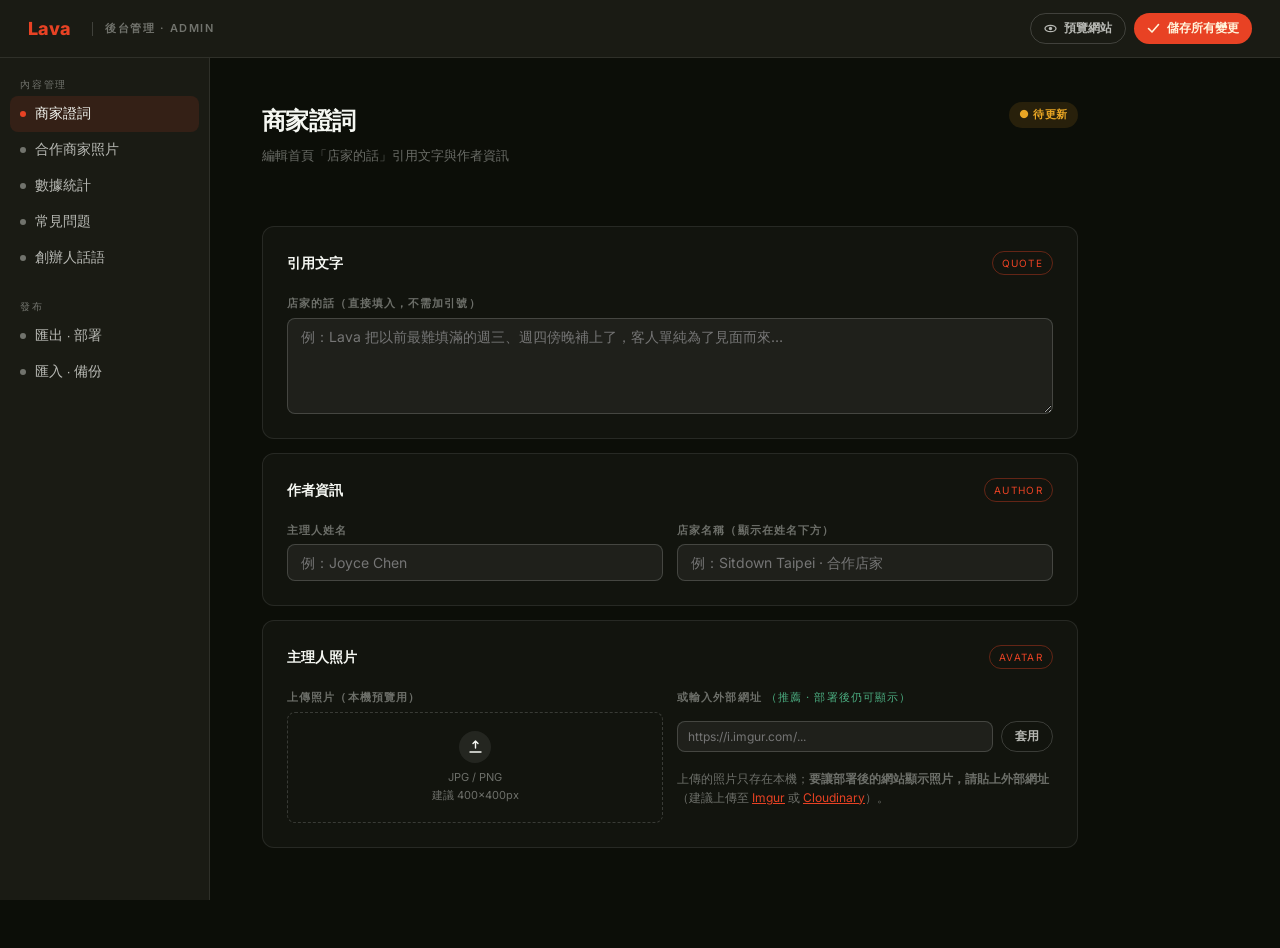
<file: admin.html>
<!doctype html>
<html lang="zh-Hant">
<head>
<meta charset="utf-8">
<title>Lava 後台管理 · Admin</title>
<link rel="icon" href="./logo-black-stacked.png" type="image/png">
<link rel="apple-touch-icon" href="./logo-black-stacked.png">
<meta name="viewport" content="width=device-width, initial-scale=1">
<link rel="preconnect" href="https://fonts.googleapis.com">
<link rel="preconnect" href="https://fonts.gstatic.com" crossorigin>
<link href="https://fonts.googleapis.com/css2?family=Inter:wght@300..900&display=swap" rel="stylesheet">

<style>
*, *::before, *::after { box-sizing: border-box; }

:root {
  --bg-deep:    #0C0E08;
  --bg-olive:   #1A1B14;
  --bg-surface: #242520;
  --bg-input:   rgba(255,255,255,0.055);
  --fg:         #F5F7F2;
  --fg-2:       rgba(245,247,242,0.72);
  --fg-3:       rgba(245,247,242,0.40);
  --accent:     #E84224;
  --accent-h:   #c83218;
  --line:       rgba(255,255,255,0.09);
  --line-b:     rgba(255,255,255,0.17);
  --ok:         #4CAF82;
  --warn:       #E8A524;
  --err:        #FF6C64;
  --r:          12px;
  --r-sm:       8px;
}

body {
  margin: 0;
  background: var(--bg-deep);
  color: var(--fg);
  font-family: "Inter", system-ui, sans-serif;
  font-size: 14px;
  line-height: 1.6;
  -webkit-font-smoothing: antialiased;
}

.shell { display: flex; flex-direction: column; min-height: 100vh; }

.topbar {
  position: sticky; top: 0; z-index: 100;
  display: flex; align-items: center; justify-content: space-between;
  padding: 0 28px; height: 58px;
  background: var(--bg-olive);
  border-bottom: 1px solid var(--line);
}
.tb-brand { display: flex; align-items: center; gap: 12px; font-weight: 600; font-size: 15px; }
.tb-sep  { width: 1px; height: 14px; background: var(--line-b); }
.tb-label { color: var(--fg-3); font-size: 11px; letter-spacing: 0.14em; text-transform: uppercase; }
.tb-actions { display: flex; gap: 8px; }

.layout { display: flex; flex: 1; }

.sidebar {
  width: 210px; flex-shrink: 0;
  background: var(--bg-olive);
  border-right: 1px solid var(--line);
  padding: 18px 10px;
  position: sticky; top: 58px;
  height: calc(100vh - 58px);
  overflow-y: auto;
}
.sg-label {
  font-size: 10px; letter-spacing: 0.18em;
  text-transform: uppercase; color: var(--fg-3);
  padding: 0 10px; margin-bottom: 4px; display: block;
}
.sg { margin-bottom: 22px; }
.ni {
  display: flex; align-items: center; gap: 9px;
  padding: 9px 10px; border-radius: var(--r-sm);
  color: var(--fg-2); text-decoration: none;
  font-size: 13.5px; font-weight: 450;
  cursor: pointer; transition: background .14s, color .14s;
  border: none; background: none; width: 100%; text-align: left;
}
.ni:hover { background: rgba(255,255,255,.05); color: var(--fg); }
.ni.active { background: rgba(232,66,36,.12); color: var(--fg); }
.ni-dot {
  width: 6px; height: 6px; border-radius: 50%;
  background: var(--fg-3); flex-shrink: 0;
  transition: background .14s;
}
.ni.active .ni-dot { background: var(--accent); }

.content { flex: 1; overflow-y: auto; padding: 44px 52px; max-width: 920px; }

.sec { margin-bottom: 56px; }
.sec-head { display: flex; align-items: flex-start; justify-content: space-between; margin-bottom: 28px; }
.page-title { font-size: 24px; font-weight: 700; letter-spacing: -.022em; }
.page-sub { font-size: 13px; color: var(--fg-3); margin-top: 5px; margin-bottom: 32px; }

.card {
  background: rgba(255,255,255,.028);
  border: 1px solid var(--line);
  border-radius: var(--r);
  padding: 24px;
}
.card + .card { margin-top: 14px; }
.card-head { display: flex; align-items: center; justify-content: space-between; margin-bottom: 20px; }
.card-title { font-size: 14px; font-weight: 600; }
.card-tag {
  font-size: 10px; letter-spacing: .13em; text-transform: uppercase;
  color: var(--accent); padding: 3px 9px;
  border: 1px solid rgba(232,66,36,.38); border-radius: 999px;
}

.fg   { display: grid; grid-template-columns: 1fr 1fr; gap: 14px; }
.fg-1 { grid-template-columns: 1fr; }
.fg-3 { grid-template-columns: 1fr 1fr 1fr; }
.field { display: flex; flex-direction: column; gap: 5px; }
.field.sp2 { grid-column: span 2; }
.field.spf { grid-column: 1 / -1; }

label, .lbl {
  font-size: 11px; font-weight: 700; letter-spacing: .1em;
  text-transform: uppercase; color: var(--fg-3);
}
input[type="text"],
input[type="url"],
input[type="number"],
select, textarea {
  background: var(--bg-input);
  border: 1px solid var(--line-b);
  border-radius: var(--r-sm);
  color: var(--fg); font-family: inherit; font-size: 14px;
  padding: 9px 13px; outline: none;
  transition: border-color .15s, background .15s; width: 100%;
}
input:focus, select:focus, textarea:focus {
  border-color: rgba(232,66,36,.55);
  background: rgba(255,255,255,.08);
}
textarea { resize: vertical; min-height: 96px; }
select option { background: #1a1b14; }
input[type="file"] { display: none; }

.btn {
  display: inline-flex; align-items: center; gap: 7px;
  padding: 9px 18px; border-radius: 999px;
  font-family: inherit; font-size: 13px; font-weight: 600;
  cursor: pointer; border: none; transition: all .14s; white-space: nowrap;
}
.btn-p   { background: var(--accent); color: #FFF5DC; }
.btn-p:hover { background: var(--accent-h); }
.btn-p:active { transform: scale(.97); }
.btn-g   { background: transparent; border: 1px solid var(--line-b); color: var(--fg-2); }
.btn-g:hover { background: rgba(255,255,255,.06); color: var(--fg); border-color: rgba(255,255,255,.28); }
.btn-d   { color: var(--err); border-color: rgba(255,108,100,.36); }
.btn-d:hover { background: rgba(255,108,100,.08); }
.btn-sm  { padding: 6px 13px; font-size: 12px; }
.btn-xs  { padding: 4px 10px; font-size: 11px; }
.btn-lg  { padding: 13px 28px; font-size: 15px; }

.upload-area {
  border: 1.5px dashed var(--line-b);
  border-radius: var(--r-sm); padding: 18px;
  display: flex; flex-direction: column;
  align-items: center; justify-content: center; gap: 7px;
  cursor: pointer; transition: all .18s; min-height: 84px;
  text-align: center; position: relative; overflow: hidden;
}
.upload-area:hover { border-color: var(--accent); background: rgba(232,66,36,.04); }
.upload-area.filled { border-style: solid; border-color: rgba(255,255,255,.2); padding: 0; }
.upload-area.filled:hover .ua-overlay { opacity: 1; }
.ua-icon {
  width: 32px; height: 32px; border-radius: 50%;
  background: rgba(255,255,255,.08);
  display: flex; align-items: center; justify-content: center;
}
.ua-text { font-size: 11px; color: var(--fg-3); }
.ua-img  { width: 100%; height: 100%; object-fit: cover; display: block; border-radius: var(--r-sm); }
.ua-overlay {
  position: absolute; inset: 0;
  background: rgba(0,0,0,.62);
  display: flex; align-items: center; justify-content: center; gap: 10px;
  opacity: 0; transition: opacity .18s; border-radius: var(--r-sm);
}

.url-row { display: flex; gap: 8px; margin-top: 8px; }
.url-row input { flex: 1; font-size: 12px; padding: 7px 10px; }

.toggle-row { display: flex; align-items: center; gap: 14px; padding: 12px 0; }
.ts { position: relative; width: 42px; height: 23px; flex-shrink: 0; }
.ts input { opacity: 0; width: 0; height: 0; position: absolute; }
.ts-sl {
  position: absolute; inset: 0; border-radius: 999px;
  background: rgba(255,255,255,.12); cursor: pointer; transition: background .18s;
}
.ts-sl::before {
  content: ""; position: absolute;
  width: 17px; height: 17px; left: 3px; top: 3px;
  background: white; border-radius: 50%; transition: transform .18s;
}
.ts input:checked + .ts-sl { background: var(--accent); }
.ts input:checked + .ts-sl::before { transform: translateX(19px); }
.toggle-info .tl { font-size: 14px; font-weight: 500; }
.toggle-info .td { font-size: 12px; color: var(--fg-3); margin-top: 2px; }

.pc {
  border: 1px solid var(--line);
  border-radius: var(--r);
  padding: 18px;
  display: grid; grid-template-columns: 150px 1fr; gap: 18px;
}
.pc + .pc { margin-top: 12px; }
.pc-photo-col { display: flex; flex-direction: column; gap: 8px; }
.pc-photo-wrap { aspect-ratio: 4/3; border-radius: var(--r-sm); overflow: hidden; }
.pc-info-col { display: flex; flex-direction: column; gap: 11px; }
.pc-header { display: flex; align-items: center; justify-content: space-between; }
.pc-no { font-size: 10px; letter-spacing: .14em; text-transform: uppercase; color: var(--fg-3); }

.badge {
  display: inline-flex; align-items: center; gap: 5px;
  padding: 4px 10px; border-radius: 999px;
  font-size: 11px; font-weight: 600; letter-spacing: .06em;
}
.badge-warn { background: rgba(232,165,36,.12); color: var(--warn); }
.badge-ok   { background: rgba(76,175,130,.12);  color: var(--ok);  }
.badge-part { background: rgba(232,66,36,.10);    color: var(--accent); }

.toast-wrap {
  position: fixed; bottom: 24px; right: 24px;
  display: flex; flex-direction: column; gap: 9px; z-index: 9999;
}
.toast {
  display: flex; align-items: center; gap: 9px;
  padding: 11px 18px; border-radius: 10px;
  background: var(--bg-olive); border: 1px solid var(--line-b);
  font-size: 13.5px; box-shadow: 0 8px 28px rgba(0,0,0,.55);
  animation: ti .2s ease-out;
}
.toast.ok  { border-color: rgba(76,175,130,.45); }
.toast.err { border-color: rgba(255,108,100,.45); }
@keyframes ti { from { opacity:0; transform: translateY(10px) scale(.96); } to { opacity:1; transform: none; } }
.t-dot { width: 7px; height: 7px; border-radius: 50%; flex-shrink: 0; }
.toast.ok  .t-dot { background: var(--ok); }
.toast.err .t-dot { background: var(--err); }

.exp-box {
  font-family: "JetBrains Mono","Courier New",monospace;
  font-size: 12px; min-height: 140px;
  background: rgba(0,0,0,.28); color: var(--fg-2);
}

/* Deploy steps */
.deploy-steps { display: flex; flex-direction: column; gap: 0; }
.deploy-step {
  display: flex; gap: 18px; padding: 20px 0;
  border-bottom: 1px solid var(--line);
}
.deploy-step:last-child { border-bottom: none; }
.step-no {
  width: 32px; height: 32px; border-radius: 50%;
  background: rgba(232,66,36,.14); color: var(--accent);
  display: flex; align-items: center; justify-content: center;
  font-size: 13px; font-weight: 700; flex-shrink: 0; margin-top: 2px;
}
.step-body { flex: 1; }
.step-title { font-size: 14px; font-weight: 600; margin-bottom: 6px; }
.step-desc { font-size: 13px; color: var(--fg-3); line-height: 1.65; }
.step-desc code {
  background: rgba(255,255,255,.08);
  border-radius: 4px; padding: 1px 6px;
  font-family: "JetBrains Mono","Courier New",monospace;
  font-size: 12px;
}
.step-desc a { color: var(--accent); }

.deploy-box {
  background: rgba(232,66,36,.06);
  border: 1px solid rgba(232,66,36,.28);
  border-radius: var(--r);
  padding: 24px;
  display: flex; align-items: center; gap: 20px;
}
.deploy-box-icon {
  width: 48px; height: 48px; border-radius: 50%;
  background: rgba(232,66,36,.14); color: var(--accent);
  display: flex; align-items: center; justify-content: center;
  flex-shrink: 0;
}

.row { display: flex; gap: 10px; align-items: center; }
.mt12 { margin-top: 12px; }
.mt16 { margin-top: 16px; }
.mt20 { margin-top: 20px; }
.helper { font-size: 12px; color: var(--fg-3); line-height: 1.55; }
hr.rule { border: none; border-top: 1px solid var(--line); margin: 20px 0; }
::-webkit-scrollbar { width: 5px; }
::-webkit-scrollbar-track { background: transparent; }
::-webkit-scrollbar-thumb { background: var(--line-b); border-radius: 9px; }
</style>
</head>
<body>

<div class="shell">

<!-- TOPBAR -->
<header class="topbar">
  <div class="tb-brand">
    <svg width="52" height="20" viewBox="0 0 52 20" fill="none">
      <text x="0" y="16" font-family="Inter,sans-serif" font-weight="800" font-size="18" fill="#E84224">Lava</text>
    </svg>
    <div class="tb-sep"></div>
    <span class="tb-label">後台管理 · Admin</span>
  </div>
  <div class="tb-actions">
    <button class="btn btn-g btn-sm" onclick="openPreview()">
      <svg width="13" height="13" viewBox="0 0 13 13" fill="none"><ellipse cx="6.5" cy="6.5" rx="5.5" ry="3.2" stroke="currentColor" stroke-width="1.3"/><circle cx="6.5" cy="6.5" r="1.7" fill="currentColor"/></svg>
      預覽網站
    </button>
    <button class="btn btn-p btn-sm" onclick="saveAll()">
      <svg width="13" height="13" viewBox="0 0 13 13" fill="none"><path d="M1.5 6.5L5 10L11.5 2.5" stroke="currentColor" stroke-width="1.6" stroke-linecap="round" stroke-linejoin="round"/></svg>
      儲存所有變更
    </button>
  </div>
</header>

<div class="layout">

<!-- SIDEBAR -->
<nav class="sidebar">
  <div class="sg">
    <span class="sg-label">內容管理</span>
    <button class="ni active" id="nav-testimonial" onclick="show('testimonial', this)">
      <span class="ni-dot"></span>商家證詞
    </button>
    <button class="ni" id="nav-partners" onclick="show('partners', this)">
      <span class="ni-dot"></span>合作商家照片
    </button>
    <button class="ni" id="nav-stats" onclick="show('stats', this)">
      <span class="ni-dot"></span>數據統計
    </button>
    <button class="ni" id="nav-faq" onclick="show('faq', this)">
      <span class="ni-dot"></span>常見問題
    </button>
    <button class="ni" id="nav-founder" onclick="show('founder', this)">
      <span class="ni-dot"></span>創辦人話語
    </button>
  </div>
  <div class="sg">
    <span class="sg-label">發布</span>
    <button class="ni" id="nav-deploy" onclick="show('deploy', this)">
      <span class="ni-dot"></span>匯出 · 部署
    </button>
    <button class="ni" id="nav-import" onclick="show('import', this)">
      <span class="ni-dot"></span>匯入 · 備份
    </button>
  </div>
</nav>

<!-- MAIN -->
<main class="content">

<!-- 商家證詞 -->
<div id="sec-testimonial" class="sec">
  <div class="sec-head">
    <div>
      <div class="page-title">商家證詞</div>
      <div class="page-sub">編輯首頁「店家的話」引用文字與作者資訊</div>
    </div>
    <span id="badge-testimonial" class="badge badge-warn">● 待更新</span>
  </div>

  <div class="card">
    <div class="card-head">
      <span class="card-title">引用文字</span>
      <span class="card-tag">QUOTE</span>
    </div>
    <div class="fg fg-1">
      <div class="field">
        <label>店家的話（直接填入，不需加引號）</label>
        <textarea id="t-quote" rows="4"
          placeholder="例：Lava 把以前最難填滿的週三、週四傍晚補上了，客人單純為了見面而來…"></textarea>
      </div>
    </div>
  </div>

  <div class="card">
    <div class="card-head">
      <span class="card-title">作者資訊</span>
      <span class="card-tag">AUTHOR</span>
    </div>
    <div class="fg">
      <div class="field">
        <label>主理人姓名</label>
        <input type="text" id="t-author" placeholder="例：Joyce Chen">
      </div>
      <div class="field">
        <label>店家名稱（顯示在姓名下方）</label>
        <input type="text" id="t-venue" placeholder="例：Sitdown Taipei · 合作店家">
      </div>
    </div>
  </div>

  <div class="card">
    <div class="card-head">
      <span class="card-title">主理人照片</span>
      <span class="card-tag">AVATAR</span>
    </div>
    <div class="fg">
      <div class="field">
        <label>上傳照片（本機預覽用）</label>
        <div class="upload-area" id="ua-testimonial_avatar" onclick="triggerFile('testimonial_avatar')">
          <div id="ua-testimonial_avatar-empty">
            <div class="ua-icon" style="margin:0 auto 6px">
              <svg width="15" height="15" viewBox="0 0 15 15" fill="none"><path d="M7.5 2V9M7.5 2L5 4.5M7.5 2L10 4.5" stroke="currentColor" stroke-width="1.4" stroke-linecap="round" stroke-linejoin="round"/><path d="M2 13H13" stroke="currentColor" stroke-width="1.4" stroke-linecap="round"/></svg>
            </div>
            <div class="ua-text">JPG / PNG<br>建議 400×400px</div>
          </div>
          <img id="ua-testimonial_avatar-img" class="ua-img" style="display:none" alt="">
          <div class="ua-overlay" id="ua-testimonial_avatar-ov" style="display:none">
            <button class="btn btn-g btn-xs" onclick="event.stopPropagation(); triggerFile('testimonial_avatar')">更換</button>
            <button class="btn btn-g btn-xs btn-d" onclick="event.stopPropagation(); clearPhoto('testimonial_avatar')">移除</button>
          </div>
        </div>
        <input type="file" id="file-testimonial_avatar" accept="image/*" onchange="onFileChange('testimonial_avatar', this)">
      </div>
      <div class="field" style="display:flex;flex-direction:column;justify-content:flex-start;gap:6px">
        <label>或輸入外部網址 <span style="color:var(--ok);font-weight:400">（推薦 · 部署後仍可顯示）</span></label>
        <div class="url-row">
          <input type="url" id="url-testimonial_avatar" placeholder="https://i.imgur.com/...">
          <button class="btn btn-g btn-sm" onclick="applyUrl('testimonial_avatar')">套用</button>
        </div>
        <p class="helper">上傳的照片只存在本機；<strong>要讓部署後的網站顯示照片，請貼上外部網址</strong>（建議上傳至 <a href="https://imgur.com" target="_blank" style="color:var(--accent)">Imgur</a> 或 <a href="https://cloudinary.com" target="_blank" style="color:var(--accent)">Cloudinary</a>）。</p>
      </div>
    </div>
  </div>
</div><!-- /sec-testimonial -->


<!-- 合作商家照片 -->
<div id="sec-partners" class="sec" style="display:none">
  <div class="sec-head">
    <div>
      <div class="page-title">合作商家照片</div>
      <div class="page-sub">管理首頁「合作店家」卡片，包含店名、位置與照片</div>
    </div>
  </div>

  <div class="card">
    <div class="toggle-row">
      <label class="ts">
        <input type="checkbox" id="tog-show-partners">
        <span class="ts-sl"></span>
      </label>
      <div class="toggle-info">
        <div class="tl">顯示「合作店家」區塊</div>
        <div class="td">建議在有 3 家以上合作商家且提供真實照片後再開啟</div>
      </div>
    </div>
  </div>

  <div id="partner-list" style="margin-top:14px"></div>

  <button class="btn btn-g" style="margin-top:14px;width:100%;justify-content:center" onclick="addPartner()">
    <svg width="13" height="13" viewBox="0 0 13 13" fill="none"><path d="M6.5 1V12M1 6.5H12" stroke="currentColor" stroke-width="1.6" stroke-linecap="round"/></svg>
    新增合作商家
  </button>
</div><!-- /sec-partners -->


<!-- 數據統計 -->
<div id="sec-stats" class="sec" style="display:none">
  <div class="sec-head">
    <div>
      <div class="page-title">數據統計</div>
      <div class="page-sub">更新首頁英雄區塊顯示的數字</div>
    </div>
  </div>

  <div class="card">
    <div class="card-head">
      <span class="card-title">累積配對對數（主要指標）</span>
      <span class="card-tag">PRIMARY</span>
    </div>
    <div class="fg fg-3">
      <div class="field">
        <label>數值</label>
        <input type="text" id="s-match-val" placeholder="例：12,400">
      </div>
      <div class="field">
        <label>後綴單位</label>
        <input type="text" id="s-match-suf" placeholder="例：+">
      </div>
      <div class="field">
        <label>備註說明</label>
        <input type="text" id="s-match-note" placeholder="例：上線以來 · 截至 2026/05">
      </div>
    </div>
  </div>

  <div class="card">
    <div class="card-head">
      <span class="card-title">合作店家數</span>
    </div>
    <div class="fg">
      <div class="field">
        <label>數值（— 表示招募中）</label>
        <input type="text" id="s-venue-val" placeholder="例：5 或 —">
      </div>
      <div class="field">
        <label>備註</label>
        <input type="text" id="s-venue-note" placeholder="例：招募中">
      </div>
    </div>
  </div>
</div><!-- /sec-stats -->


<!-- 常見問題 -->
<div id="sec-faq" class="sec" style="display:none">
  <div class="sec-head">
    <div>
      <div class="page-title">常見問題（Q&amp;A）</div>
      <div class="page-sub">編輯首頁「常見問題」區塊，可新增、刪除或調整問題</div>
    </div>
  </div>

  <div id="faq-list"></div>

  <button class="btn btn-g" style="margin-top:14px;width:100%;justify-content:center" onclick="addFAQ()">
    <svg width="13" height="13" viewBox="0 0 13 13" fill="none"><path d="M6.5 1V12M1 6.5H12" stroke="currentColor" stroke-width="1.6" stroke-linecap="round"/></svg>
    新增問題
  </button>
</div><!-- /sec-faq -->


<!-- 創辦人話語 -->
<div id="sec-founder" class="sec" style="display:none">
  <div class="sec-head">
    <div>
      <div class="page-title">創辦人話語</div>
      <div class="page-sub">編輯申請區塊中的 Co-founder Note 文字</div>
    </div>
  </div>

  <div class="card">
    <div class="card-head">
      <span class="card-title">作者資訊</span>
      <span class="card-tag">AUTHOR</span>
    </div>
    <div class="fg">
      <div class="field">
        <label>姓名</label>
        <input type="text" id="f-name" placeholder="例：Vivian Wu">
      </div>
      <div class="field">
        <label>職稱</label>
        <input type="text" id="f-title" placeholder="例：Lava 共同創辦人">
      </div>
    </div>
  </div>

  <div class="card">
    <div class="card-head">
      <span class="card-title">話語內容</span>
      <span class="card-tag">CO-FOUNDER NOTE</span>
    </div>
    <div class="fg fg-1">
      <div class="field">
        <label>文字內容（不需加引號，網站會自動加上）</label>
        <textarea id="f-body" rows="5" placeholder="例：我們從來不覺得交友 App 是科技問題…"></textarea>
      </div>
    </div>
  </div>
</div><!-- /sec-founder -->


<!-- 匯出 · 部署 -->
<div id="sec-deploy" class="sec" style="display:none">
  <div class="sec-head">
    <div>
      <div class="page-title">匯出 · 部署</div>
      <div class="page-sub">更新網站內容只需三步驟，不需要寫程式</div>
    </div>
  </div>

  <!-- Big deploy action -->
  <div class="deploy-box" style="margin-bottom:28px">
    <div class="deploy-box-icon">
      <svg width="22" height="22" viewBox="0 0 22 22" fill="none"><path d="M11 2V14M11 2L7 6M11 2L15 6" stroke="currentColor" stroke-width="1.8" stroke-linecap="round" stroke-linejoin="round"/><path d="M3 18H19" stroke="currentColor" stroke-width="1.8" stroke-linecap="round"/></svg>
    </div>
    <div style="flex:1">
      <div style="font-size:15px;font-weight:600;margin-bottom:4px">匯出 content.json，然後上傳到 Netlify</div>
      <div style="font-size:13px;color:var(--fg-3)">儲存變更後，按下方按鈕下載 content.json，再上傳至 Netlify 完成更新。</div>
    </div>
    <button class="btn btn-p btn-lg" onclick="exportContentJSON()">
      <svg width="16" height="14" viewBox="0 0 16 14" fill="none"><path d="M8 1V10M8 10L4 7M8 10L12 7" stroke="currentColor" stroke-width="1.6" stroke-linecap="round" stroke-linejoin="round"/><path d="M1 13H15" stroke="currentColor" stroke-width="1.6" stroke-linecap="round"/></svg>
      匯出 content.json
    </button>
  </div>

  <div class="card">
    <div class="card-head"><span class="card-title">三步驟更新網站</span></div>
    <div class="deploy-steps">
      <div class="deploy-step">
        <div class="step-no">1</div>
        <div class="step-body">
          <div class="step-title">在後台完成編輯，按「儲存所有變更」</div>
          <div class="step-desc">右上角的橘色按鈕。儲存後內容會保存在這台電腦的瀏覽器中。</div>
        </div>
      </div>
      <div class="deploy-step">
        <div class="step-no">2</div>
        <div class="step-body">
          <div class="step-title">按「匯出 content.json」下載檔案</div>
          <div class="step-desc">這個 JSON 檔案包含所有你編輯過的文字內容（不含本機上傳的照片；照片請使用外部網址）。</div>
        </div>
      </div>
      <div class="deploy-step">
        <div class="step-no">3</div>
        <div class="step-body">
          <div class="step-title">前往 Netlify，上傳整個 venue 資料夾</div>
          <div class="step-desc">
            把下載的 <code>content.json</code> 放入 venue 資料夾，然後到
            <a href="https://app.netlify.com" target="_blank">app.netlify.com</a>
            → 你的 site → Deploys → 把整個資料夾拖進去。
            約 30 秒後網站即更新。
          </div>
        </div>
      </div>
    </div>
  </div>

  <div class="card mt12">
    <div class="card-head"><span class="card-title">首次部署設定（只需做一次）</span></div>
    <div class="deploy-steps">
      <div class="deploy-step">
        <div class="step-no">A</div>
        <div class="step-body">
          <div class="step-title">前往 Netlify 建立新網站</div>
          <div class="step-desc">
            登入 <a href="https://app.netlify.com" target="_blank">app.netlify.com</a>
            → Add new site → Deploy manually → 將整個 venue 資料夾拖進去。
          </div>
        </div>
      </div>
      <div class="deploy-step">
        <div class="step-no">B</div>
        <div class="step-body">
          <div class="step-title">綁定 venue.lava.tw 子網域</div>
          <div class="step-desc">
            Netlify → Domain management → Add domain → 輸入 <code>venue.lava.tw</code>。<br>
            然後到你的 DNS 服務商（通常是購買網域的地方）新增一筆 CNAME 記錄：<br>
            <code>venue</code> → Netlify 提供的 <code>*.netlify.app</code> 網址。
          </div>
        </div>
      </div>
      <div class="deploy-step">
        <div class="step-no">C</div>
        <div class="step-body">
          <div class="step-title">開啟 HTTPS（免費）</div>
          <div class="step-desc">DNS 生效後（通常幾分鐘至 24 小時），Netlify 的 SSL certificate 會自動啟用。</div>
        </div>
      </div>
    </div>
  </div>
</div><!-- /sec-deploy -->


<!-- 匯入 · 備份 -->
<div id="sec-import" class="sec" style="display:none">
  <div class="sec-head">
    <div>
      <div class="page-title">匯入 · 備份</div>
      <div class="page-sub">還原設定，或清除所有變更恢復預設</div>
    </div>
  </div>

  <div class="card">
    <div class="card-head"><span class="card-title">從 content.json 匯入</span></div>
    <p class="helper" style="margin-bottom:14px">貼入先前匯出的 content.json 內容，點擊「套用」後請再儲存一次以生效。</p>
    <textarea class="exp-box" id="import-box" placeholder='貼入 content.json 內容…'></textarea>
    <div class="row mt12">
      <button class="btn btn-g btn-sm" onclick="doImport()">套用設定</button>
    </div>
  </div>

  <div class="card mt12" style="border-color:rgba(255,108,100,.18)">
    <div class="card-head">
      <span class="card-title" style="color:var(--err)">危險操作</span>
    </div>
    <p class="helper" style="margin-bottom:12px">清除後台所有儲存的設定與照片，網站將回到程式預設值。此操作無法復原。</p>
    <button class="btn btn-g btn-sm btn-d" onclick="doClear()">清除所有設定</button>
  </div>
</div><!-- /sec-import -->

</main>
</div>
</div>

<div class="toast-wrap" id="toast-wrap"></div>

<script>
const CK = 'lava_admin_content';
const PK = 'lava_admin_photos';

let S = {
  testimonial: { quote:'', author:'', venue:'' },
  partners:    [],
  stats:       { matchVal:'', matchSuf:'', matchNote:'', venueVal:'', venueNote:'' },
  showPartners: false,
  faq:         [],
  founder:     { body: '', name: '', title: '' },
};
let P = {};
let pid = 0;
let faqId = 0;

document.addEventListener('DOMContentLoaded', () => {
  load();
  render();
});

function load() {
  try {
    const raw = localStorage.getItem(CK);
    if (raw) {
      const d = JSON.parse(raw);
      if (d.testimonial) Object.assign(S.testimonial, d.testimonial);
      if (d.partners)    S.partners = d.partners;
      if (d.stats)       Object.assign(S.stats, d.stats);
      if (d.showPartners !== undefined) S.showPartners = d.showPartners;
      if (d.faq && Array.isArray(d.faq)) S.faq = d.faq;
      if (d.founder) Object.assign(S.founder, d.founder);
    }
  } catch(e) {}
  try {
    const raw = localStorage.getItem(PK);
    if (raw) P = JSON.parse(raw);
  } catch(e) {}
  if (S.partners.length) {
    pid = Math.max(...S.partners.map(p => p._id || 0)) + 1;
  }
  if (S.faq.length) {
    faqId = Math.max(...S.faq.map(f => f._id || 0)) + 1;
  }
}

function render() {
  renderTestimonial();
  renderPartners();
  renderStats();
  renderFAQ();
  renderFounder();
  updateBadge();
}

function show(id, btn) {
  document.querySelectorAll('.sec').forEach(s => s.style.display = 'none');
  document.getElementById('sec-' + id).style.display = '';
  document.querySelectorAll('.ni').forEach(n => n.classList.remove('active'));
  btn.classList.add('active');
}

/* ── Testimonial ── */
function renderTestimonial() {
  const T = S.testimonial;
  set('t-quote',  T.quote  || '');
  set('t-author', T.author || '');
  set('t-venue',  T.venue  || '');
  if (P['testimonial_avatar']) showPhoto('testimonial_avatar', P['testimonial_avatar']);
  const extUrl = P['testimonial_avatar_url'] || '';
  if (extUrl) set('url-testimonial_avatar', extUrl);
}

function collectTestimonial() {
  S.testimonial.quote  = val('t-quote');
  S.testimonial.author = val('t-author');
  S.testimonial.venue  = val('t-venue');
}

function updateBadge() {
  const T = S.testimonial;
  const el = document.getElementById('badge-testimonial');
  const hasText  = T.quote && T.author;
  const hasPhoto = !!(P['testimonial_avatar'] || P['testimonial_avatar_url']);
  if (hasText && hasPhoto) {
    el.className = 'badge badge-ok'; el.textContent = '● 已完成';
  } else if (hasText || hasPhoto) {
    el.className = 'badge badge-part'; el.textContent = '● 部分完成';
  } else {
    el.className = 'badge badge-warn'; el.textContent = '● 待更新';
  }
}

/* ── Partners ── */
function renderPartners() {
  document.getElementById('tog-show-partners').checked = S.showPartners;
  if (!S.partners.length) {
    S.partners = [
      { _id:0, name:'Sitdown Taipei', district:'大安 · ANNIVERSARY', tag:'BAR' },
      { _id:1, name:'', district:'', tag:'BAR' },
      { _id:2, name:'', district:'', tag:'RESTAURANT' },
    ];
    pid = 3;
  }
  const list = document.getElementById('partner-list');
  list.innerHTML = '';
  S.partners.forEach((p, i) => list.appendChild(makePartnerCard(p, i)));
}

function makePartnerCard(p, idx) {
  const id  = p._id;
  const pk  = 'partner_' + id;
  const src = P[pk] || '';
  const tag = p.tag || 'BAR';
  const extUrl = P[pk + '_url'] || '';

  const d = document.createElement('div');
  d.className = 'pc';
  d.id = 'pc-' + id;
  d.innerHTML = `
    <div class="pc-photo-col">
      <div class="pc-photo-wrap">
        <div class="upload-area ${src ? 'filled' : ''}" id="ua-partner_${id}"
             onclick="triggerFile('partner_${id}')" style="min-height:112px">
          ${src ? `
            <img class="ua-img" src="${esc(src)}" alt="">
            <div class="ua-overlay">
              <button class="btn btn-g btn-xs" onclick="event.stopPropagation();triggerFile('partner_${id}')">更換</button>
              <button class="btn btn-g btn-xs btn-d" onclick="event.stopPropagation();clearPhoto('partner_${id}')">移除</button>
            </div>
          ` : `
            <div class="ua-icon" style="margin:0 auto 6px">
              <svg width="15" height="15" viewBox="0 0 15 15" fill="none"><path d="M7.5 2V9M7.5 2L5 4.5M7.5 2L10 4.5" stroke="currentColor" stroke-width="1.4" stroke-linecap="round" stroke-linejoin="round"/><path d="M2 13H13" stroke="currentColor" stroke-width="1.4" stroke-linecap="round"/></svg>
            </div>
            <div class="ua-text">本機預覽用</div>
          `}
        </div>
      </div>
      <input type="file" id="file-partner_${id}" accept="image/*" onchange="onFileChange('partner_${id}', this)">
      <div style="margin-top:6px">
        <label style="display:block;margin-bottom:4px">外部網址 <span style="color:var(--ok);font-weight:400">(部署後顯示)</span></label>
        <input type="url" id="url-partner_${id}" placeholder="https://i.imgur.com/..."
               value="${esc(extUrl)}"
               style="font-size:12px;padding:6px 10px"
               onblur="savePartnerUrl(${id}, this.value)">
      </div>
    </div>
    <div class="pc-info-col">
      <div class="pc-header">
        <span class="pc-no">商家 ${idx + 1}</span>
        <button class="btn btn-g btn-xs btn-d" onclick="removePartner(${id})">移除</button>
      </div>
      <div class="fg fg-1" style="gap:10px">
        <div class="field">
          <label>店名</label>
          <input type="text" id="pn-${id}" value="${esc(p.name||'')}" placeholder="例：Sitdown Taipei">
        </div>
        <div class="field">
          <label>位置 / 副標題</label>
          <input type="text" id="pd-${id}" value="${esc(p.district||'')}" placeholder="例：大安 · 台北">
        </div>
        <div class="field">
          <label>類型</label>
          <select id="pt-${id}">
            ${['BAR','CAFÉ','RESTAURANT','LISTENING BAR'].map(t =>
              `<option value="${t}"${tag===t?' selected':''}>${t}</option>`
            ).join('')}
          </select>
        </div>
      </div>
    </div>
  `;
  return d;
}

function addPartner() {
  const p = { _id:pid++, name:'', district:'', tag:'BAR' };
  S.partners.push(p);
  document.getElementById('partner-list').appendChild(makePartnerCard(p, S.partners.length - 1));
}

function removePartner(id) {
  S.partners = S.partners.filter(p => p._id !== id);
  delete P['partner_' + id];
  delete P['partner_' + id + '_url'];
  const el = document.getElementById('pc-' + id);
  if (el) el.remove();
  toast('已移除商家');
}

function collectPartners() {
  S.partners = S.partners.map(p => ({
    _id: p._id,
    name:     val('pn-' + p._id),
    district: val('pd-' + p._id),
    tag:      val('pt-' + p._id),
  }));
  S.showPartners = document.getElementById('tog-show-partners').checked;
}

function savePartnerUrl(id, url) {
  if (!url || !url.startsWith('http')) return;
  P['partner_' + id + '_url'] = url;
}

/* ── Stats ── */
function renderStats() {
  const st = S.stats;
  set('s-match-val',  st.matchVal  || '12,400');
  set('s-match-suf',  st.matchSuf  !== undefined ? st.matchSuf : '+');
  set('s-match-note', st.matchNote || '上線以來 · 截至 2026/05');
  set('s-venue-val',  st.venueVal  || '—');
  set('s-venue-note', st.venueNote || '招募中');
}

function collectStats() {
  S.stats = {
    matchVal:  val('s-match-val'),
    matchSuf:  val('s-match-suf'),
    matchNote: val('s-match-note'),
    venueVal:  val('s-venue-val'),
    venueNote: val('s-venue-note'),
  };
}

/* ── FAQ ── */
const DEFAULT_FAQ = [
  { q:'加入成為 Lava 合作店家費用怎麼計算？', a:'統一費用為初次設定費 NT$1,000 元、季訂閱費 NT$9,000 元。首季合作將承諾商家至少引流 10 組客人至店；若未達標則全額退還該季訂閱費用。' },
  { q:'客人是怎麼選到我的店的？', a:'Lava 會依雙方用戶的所在區域、想去的店家類型（酒吧／咖啡／餐廳）、可用時段，從你開放的時段中推薦合適的時段給用戶，由用戶最終確認。' },
  { q:'我可以指定哪些時段對 Lava 開放嗎？', a:'可以。每週可自由勾選可開放時段、座位數、與每對客人的最低消費。也可以暫時關閉特定週次，例如包場活動時。' },
  { q:'合作有最短期限嗎？想退出怎麼辦？', a:'我們的合作採用季度合作，以確保用戶、商家、Lava 團隊能有足夠的時間進行了解及優化服務。合作商家需於合作期間提前 30 天提出下架申請，以確保用戶不會被安排至已解除合作的商家，維護用戶及合作商家之權益。' },
  { q:'我會拿到客人的個資嗎？', a:'店家會在客人到店前收到匿名化的訂位資訊（時間、人數、客人化名與聯絡電話）。完整個資僅用於配對與聯繫，不會提供給店家做行銷使用。' },
];

function renderFAQ() {
  if (!S.faq.length) {
    S.faq = DEFAULT_FAQ.map((f, i) => ({ _id: i, q: f.q, a: f.a }));
    faqId = S.faq.length;
  }
  const list = document.getElementById('faq-list');
  list.innerHTML = '';
  S.faq.forEach((f, i) => list.appendChild(makeFAQCard(f, i)));
}

function makeFAQCard(f, idx) {
  const d = document.createElement('div');
  d.className = 'card';
  d.id = 'faq-' + f._id;
  if (idx > 0) d.style.marginTop = '14px';
  d.innerHTML = `
    <div class="card-head">
      <span class="card-title">問題 ${idx + 1}</span>
      <button class="btn btn-g btn-xs btn-d" onclick="removeFAQ(${f._id})">移除</button>
    </div>
    <div class="fg fg-1" style="gap:10px">
      <div class="field">
        <label>問題</label>
        <input type="text" id="fq-${f._id}" value="${esc(f.q||'')}" placeholder="例：費用怎麼計算？">
      </div>
      <div class="field">
        <label>回答</label>
        <textarea id="fa-${f._id}" rows="3" placeholder="填入回答內容">${esc(f.a||'')}</textarea>
      </div>
    </div>
  `;
  return d;
}

function addFAQ() {
  const f = { _id: faqId++, q: '', a: '' };
  S.faq.push(f);
  const list = document.getElementById('faq-list');
  const card = makeFAQCard(f, S.faq.length - 1);
  card.style.marginTop = '14px';
  list.appendChild(card);
}

function removeFAQ(id) {
  S.faq = S.faq.filter(f => f._id !== id);
  const el = document.getElementById('faq-' + id);
  if (el) el.remove();
  toast('已移除問題');
}

function collectFAQ() {
  S.faq = S.faq.map(f => ({
    _id: f._id,
    q: val('fq-' + f._id),
    a: val('fa-' + f._id),
  }));
}

/* ── Founder ── */
const DEFAULT_FOUNDER_BODY  = '我們從來不覺得交友 App 是科技問題，而是「人有沒有真的見面」這件事。Lava 把見面的門檻拉到最低、把見面的場所交給最會做場景的合作店家。如果你的店也相信好的對話需要被好的空間承接，歡迎來聊聊。';
const DEFAULT_FOUNDER_NAME  = 'Vivian Wu';
const DEFAULT_FOUNDER_TITLE = 'Lava 共同創辦人';

function renderFounder() {
  set('f-name',  S.founder.name  || DEFAULT_FOUNDER_NAME);
  set('f-title', S.founder.title || DEFAULT_FOUNDER_TITLE);
  set('f-body',  S.founder.body  || DEFAULT_FOUNDER_BODY);
}

function collectFounder() {
  S.founder.name  = val('f-name');
  S.founder.title = val('f-title');
  S.founder.body  = val('f-body');
}

/* ── Photo upload ── */
function triggerFile(key) { document.getElementById('file-' + key).click(); }

async function onFileChange(key, input) {
  const file = input.files[0];
  if (!file) return;
  try {
    const url = await compress(file, 1200, 1200, 0.82);
    P[key] = url;
    showPhoto(key, url);
    toast('照片已上傳（本機預覽）');
  } catch(e) {
    toast('照片處理失敗', true);
  }
  input.value = '';
}

function applyUrl(key) {
  const url = (document.getElementById('url-' + key)?.value || '').trim();
  if (!url || !url.startsWith('http')) { toast('請輸入有效的 https:// 網址', true); return; }
  P[key + '_url'] = url;
  showPhoto(key, url);
  toast('外部網址已套用');
  updateBadge();
}

function showPhoto(key, src) {
  const area = document.getElementById('ua-' + key);
  if (!area) return;
  area.classList.add('filled');
  if (key === 'testimonial_avatar') {
    const empty = document.getElementById('ua-' + key + '-empty');
    const img   = document.getElementById('ua-' + key + '-img');
    const ov    = document.getElementById('ua-' + key + '-ov');
    if (empty) empty.style.display = 'none';
    if (img)   { img.src = src; img.style.display = 'block'; }
    if (ov)    ov.style.display = 'flex';
  } else {
    area.innerHTML = `
      <img class="ua-img" src="${esc(src)}" alt="">
      <div class="ua-overlay">
        <button class="btn btn-g btn-xs" onclick="event.stopPropagation();triggerFile('${key}')">更換</button>
        <button class="btn btn-g btn-xs btn-d" onclick="event.stopPropagation();clearPhoto('${key}')">移除</button>
      </div>
    `;
  }
}

function clearPhoto(key) {
  delete P[key];
  delete P[key + '_url'];
  const area = document.getElementById('ua-' + key);
  if (!area) return;
  area.classList.remove('filled');
  if (key === 'testimonial_avatar') {
    const empty = document.getElementById('ua-' + key + '-empty');
    const img   = document.getElementById('ua-' + key + '-img');
    const ov    = document.getElementById('ua-' + key + '-ov');
    if (empty) empty.style.display = '';
    if (img)   img.style.display = 'none';
    if (ov)    ov.style.display = 'none';
    set('url-' + key, '');
  } else {
    area.innerHTML = `
      <div class="ua-icon" style="margin:0 auto 6px">
        <svg width="15" height="15" viewBox="0 0 15 15" fill="none"><path d="M7.5 2V9M7.5 2L5 4.5M7.5 2L10 4.5" stroke="currentColor" stroke-width="1.4" stroke-linecap="round" stroke-linejoin="round"/><path d="M2 13H13" stroke="currentColor" stroke-width="1.4" stroke-linecap="round"/></svg>
      </div>
      <div class="ua-text">本機預覽用</div>
    `;
  }
  toast('照片已移除');
  updateBadge();
}

function compress(file, maxW, maxH, q) {
  return new Promise((res, rej) => {
    const reader = new FileReader();
    reader.onerror = rej;
    reader.onload = e => {
      const img = new Image();
      img.onerror = rej;
      img.onload = () => {
        let { width: w, height: h } = img;
        if (w > maxW || h > maxH) {
          const r = Math.min(maxW / w, maxH / h);
          w = Math.round(w * r);
          h = Math.round(h * r);
        }
        const cv = document.createElement('canvas');
        cv.width = w; cv.height = h;
        cv.getContext('2d').drawImage(img, 0, 0, w, h);
        res(cv.toDataURL('image/jpeg', q));
      };
      img.src = e.target.result;
    };
    reader.readAsDataURL(file);
  });
}

/* ── Save to localStorage ── */
function saveAll() {
  collectTestimonial();
  collectPartners();
  collectStats();
  collectFAQ();
  collectFounder();

  const content = {
    testimonial:  { ...S.testimonial },
    partners:     S.partners.map(p => ({ name:p.name, district:p.district, tag:p.tag })),
    stats:        { ...S.stats },
    faq:          S.faq.map(f => ({ _id:f._id, q:f.q, a:f.a })),
    founder:      { ...S.founder },
    showPartners: S.showPartners,
  };

  // Renumber photos
  const reindexedPhotos = {};
  S.partners.forEach((p, i) => {
    const old = P['partner_' + p._id];
    if (old) reindexedPhotos['partner_' + i] = old;
    const oldUrl = P['partner_' + p._id + '_url'];
    if (oldUrl) reindexedPhotos['partner_' + i + '_url'] = oldUrl;
  });
  if (P['testimonial_avatar']) reindexedPhotos['testimonial_avatar'] = P['testimonial_avatar'];
  if (P['testimonial_avatar_url']) reindexedPhotos['testimonial_avatar_url'] = P['testimonial_avatar_url'];

  try {
    localStorage.setItem(CK, JSON.stringify(content));
  } catch(e) {
    toast('文字儲存失敗：' + e.message, true); return;
  }
  try {
    localStorage.setItem(PK, JSON.stringify(reindexedPhotos));
    P = reindexedPhotos;
    S.partners.forEach((p, i) => {
      if (reindexedPhotos['partner_' + i]) P['partner_' + p._id] = reindexedPhotos['partner_' + i];
      if (reindexedPhotos['partner_' + i + '_url']) P['partner_' + p._id + '_url'] = reindexedPhotos['partner_' + i + '_url'];
    });
  } catch(e) {
    toast('照片容量過大，建議改用外部網址', true); return;
  }

  updateBadge();
  toast('所有變更已儲存');
}

/* ── Export content.json (the format index.html reads) ── */
function exportContentJSON() {
  collectTestimonial();
  collectPartners();
  collectStats();
  collectFAQ();
  collectFounder();

  // Avatar URL: prefer external URL, fall back to nothing (base64 too large)
  const avatarUrl = P['testimonial_avatar_url'] || null;

  const data = {
    testimonial: {
      quote:     S.testimonial.quote  || '',
      author:    S.testimonial.author || '',
      venue:     S.testimonial.venue  || '',
      avatarUrl: avatarUrl,
    },
    partners: {
      show: S.showPartners,
      items: S.partners.map((p, i) => {
        const photoUrl = P['partner_' + p._id + '_url'] || P['partner_' + i + '_url'] || null;
        return {
          name:     p.name     || '',
          district: p.district || '',
          tag:      p.tag      || 'BAR',
          photoUrl: photoUrl,
        };
      }),
    },
    stats: {
      matches: {
        value:  S.stats.matchVal  || '12,400',
        suffix: S.stats.matchSuf  !== undefined ? S.stats.matchSuf : '+',
        note:   S.stats.matchNote || '上線以來 · 截至 2026/05',
      },
      venues: {
        value: S.stats.venueVal  || '—',
        note:  S.stats.venueNote || '招募中',
      },
    },
    faq: S.faq.map(f => ({ q: f.q || '', a: f.a || '' })),
    founder: {
      body:  S.founder.body  || DEFAULT_FOUNDER_BODY,
      name:  S.founder.name  || DEFAULT_FOUNDER_NAME,
      title: S.founder.title || DEFAULT_FOUNDER_TITLE,
    },
  };

  const blob = new Blob([JSON.stringify(data, null, 2)], { type: 'application/json' });
  const a = document.createElement('a');
  a.href = URL.createObjectURL(blob);
  a.download = 'content.json';
  a.click();
  URL.revokeObjectURL(a.href);
  toast('content.json 已下載 — 放入 lava-venue 資料夾後提交到 GitHub');
}

/* ── Import ── */
function doImport() {
  const raw = (document.getElementById('import-box').value || '').trim();
  if (!raw) { toast('請貼入 content.json 內容', true); return; }
  try {
    const d = JSON.parse(raw);

    // Support both new content.json format and old admin export format
    if (d.testimonial) {
      if (typeof d.testimonial.quote  !== 'undefined') S.testimonial.quote  = d.testimonial.quote;
      if (typeof d.testimonial.author !== 'undefined') S.testimonial.author = d.testimonial.author;
      if (typeof d.testimonial.venue  !== 'undefined') S.testimonial.venue  = d.testimonial.venue;
      if (d.testimonial.avatarUrl) P['testimonial_avatar_url'] = d.testimonial.avatarUrl;
    }
    if (d.partners) {
      const items = d.partners.items || d.partners;
      if (Array.isArray(items)) {
        S.partners = items.map((p, i) => ({ ...p, _id: i }));
        pid = S.partners.length;
        items.forEach((p, i) => {
          if (p.photoUrl) P['partner_' + i + '_url'] = p.photoUrl;
        });
      }
      if (typeof d.partners.show !== 'undefined') S.showPartners = d.partners.show;
    }
    if (d.stats) {
      if (d.stats.matches) {
        S.stats.matchVal  = d.stats.matches.value  || '';
        S.stats.matchSuf  = d.stats.matches.suffix || '+';
        S.stats.matchNote = d.stats.matches.note   || '';
      }
      if (d.stats.venues) {
        S.stats.venueVal  = d.stats.venues.value || '';
        S.stats.venueNote = d.stats.venues.note  || '';
      }
      // Legacy format support
      if (d.stats.matchVal !== undefined) Object.assign(S.stats, d.stats);
    }
    if (d.faq && Array.isArray(d.faq)) {
      S.faq = d.faq.map((f, i) => ({ ...f, _id: f._id !== undefined ? f._id : i }));
      faqId = S.faq.length;
    }
    if (d.founder) {
      if (d.founder.body  !== undefined) S.founder.body  = d.founder.body;
      if (d.founder.name  !== undefined) S.founder.name  = d.founder.name;
      if (d.founder.title !== undefined) S.founder.title = d.founder.title;
    }

    render();
    document.getElementById('import-box').value = '';
    toast('設定已匯入，請確認後按「儲存所有變更」');
  } catch(e) {
    toast('JSON 格式錯誤：' + e.message, true);
  }
}

function doClear() {
  if (!confirm('確定要清除所有後台設定嗎？此操作無法復原。')) return;
  localStorage.removeItem(CK);
  localStorage.removeItem(PK);
  S = { testimonial: { quote:'', author:'', venue:'' }, partners: [], stats: {}, showPartners: false, faq: [], founder: { body: '', name: '', title: '' } };
  P = {}; pid = 0; faqId = 0;
  render();
  toast('所有設定已清除');
}

/* ── Toast ── */
function toast(msg, err) {
  const wrap = document.getElementById('toast-wrap');
  const el = document.createElement('div');
  el.className = 'toast ' + (err ? 'err' : 'ok');
  el.innerHTML = `<span class="t-dot"></span>${msg}`;
  wrap.appendChild(el);
  setTimeout(() => {
    el.style.transition = 'opacity .3s';
    el.style.opacity = '0';
    setTimeout(() => el.remove(), 310);
  }, 3400);
}

function val(id) { const el = document.getElementById(id); return el ? el.value : ''; }
function set(id, v) { const el = document.getElementById(id); if (el) el.value = v; }
function esc(s) {
  return String(s)
    .replace(/&/g,'&amp;').replace(/"/g,'&quot;')
    .replace(/</g,'&lt;').replace(/>/g,'&gt;');
}
function openPreview() { window.open('index.html', '_blank'); }
</script>
</body>
</html>
</file>
